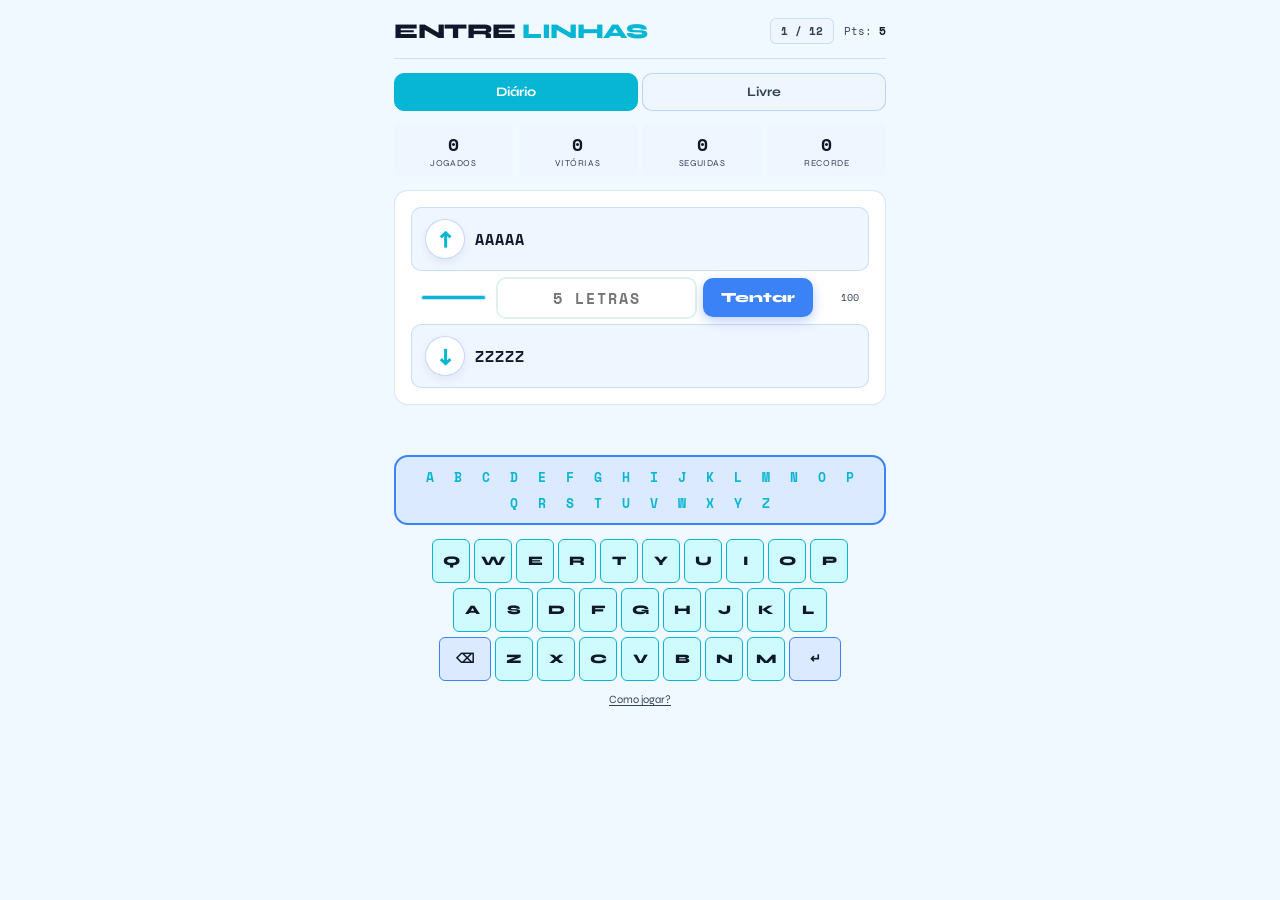
<file: index.html>
<!DOCTYPE html>
<html lang="pt">
<head>
<meta charset="UTF-8"/>
<meta name="viewport" content="width=device-width, initial-scale=1, maximum-scale=1, user-scalable=no"/>
<title>Entre Linhas</title>
<link rel="preconnect" href="https://fonts.googleapis.com"/>
<link href="https://fonts.googleapis.com/css2?family=Syne:wght@400;700;800&family=Space+Mono:wght@400;700&display=swap" rel="stylesheet"/>
<style>
*{box-sizing:border-box;margin:0;padding:0}
:root{
  --green:#059669;--green-mid:#10b981;--green-light:#d1fae5;--green-border:#10b981;
  --amber:#d97706;--amber-mid:#f59e0b;--amber-light:#fef3c7;--amber-border:#f59e0b;
  --red:#dc2626;--red-mid:#ef4444;--red-light:#fee2e2;--red-border:#ef4444;
  --teal:#0891b2;--teal-mid:#06b6d4;--teal-light:#cffafe;--teal-border:#06b6d4;
  --blue:#2563eb;--blue-mid:#3b82f6;--blue-light:#dbeafe;--blue-border:#3b82f6;
  --bg:#f0f9ff;--surface:#ffffff;--surface2:#eff6ff;
  --text:#0f172a;--text2:#334155;--text3:#64748b;
  --border:rgba(59,130,246,0.2);--border2:rgba(59,130,246,0.3);
  --radius:10px;--radius-sm:6px;--radius-lg:14px;
}
@media(prefers-color-scheme:dark){
  :root{
    --bg:#051225;--surface:#0f172a;--surface2:#1e3a8a;
    --text:#e0f2fe;--text2:#93c5fd;--text3:#64748b;
    --border:rgba(59,130,246,0.3);--border2:rgba(59,130,246,0.5);
    --blue-light:#1e3a8a;--blue-border:#3b82f6;--blue:#60a5fa;
    --teal-light:#0d4a4a;--teal-border:#06b6d4;--teal:#10b981;
    --green-light:#1d4a1d;--green-border:#10b981;--green:#4ade80;
    --amber-light:#5c3400;--amber-border:#f59e0b;--amber:#fbbf24;
    --red-light:#5c2828;--red-border:#ef4444;--red:#f87171;
  }
}
html,body{background:var(--bg);color:var(--text);font-family:'Syne',sans-serif}
#app{max-width:520px;margin:0 auto;padding:0 14px 40px;display:flex;flex-direction:column}

header{display:flex;align-items:center;justify-content:space-between;padding:18px 0 14px;border-bottom:1px solid var(--border);margin-bottom:14px}
.logo{font-weight:800;font-size:21px;letter-spacing:-0.5px;color:var(--text)}
.logo em{font-style:normal;color:var(--teal-mid)}
@media(prefers-color-scheme:dark){.logo em{color:var(--teal)}}
.header-meta{display:flex;align-items:center;gap:10px}
.badge{background:var(--surface2);border:1px solid var(--border);border-radius:var(--radius-sm);padding:4px 10px;font-family:'Space Mono',monospace;font-size:11px;font-weight:700;color:var(--text2)}
.pts-badge{font-size:11px;color:var(--text2);font-family:'Space Mono',monospace}
.pts-badge b{color:var(--text);font-weight:700}

.mode-selector{display:flex;gap:4px;margin-bottom:12px}
.mode-btn{flex:1;padding:10px;border-radius:var(--radius);border:1px solid var(--border2);background:var(--surface2);font-family:'Syne',sans-serif;font-weight:700;font-size:13px;cursor:pointer;color:var(--text2);transition:all .2s}
.mode-btn.active{background:var(--teal-mid);color:#fff;border-color:var(--teal-border)}
.mode-btn:hover{border-color:var(--border)}

.stats-row{display:grid;grid-template-columns:repeat(4,1fr);gap:6px;margin-bottom:14px}
.stat-card{background:var(--surface2);border-radius:var(--radius-sm);padding:8px 6px;text-align:center}
.stat-n{font-family:'Space Mono',monospace;font-size:18px;font-weight:700;color:var(--text)}
.stat-l{font-size:9px;text-transform:uppercase;letter-spacing:.6px;color:var(--text2);margin-top:1px}

.status-banner{padding:10px 12px;border-radius:var(--radius);border:1px solid var(--border);background:var(--surface2);font-size:12px;color:var(--text2);text-align:center;margin-bottom:10px;display:none}
.status-banner.show{display:block}

.range-panel{background:var(--surface);border:1px solid var(--border);border-radius:var(--radius-lg);padding:16px;margin-bottom:10px}
.word-slot{display:flex;align-items:center;gap:10px;padding:11px 13px;border-radius:var(--radius);border:1px solid var(--border);background:var(--surface2)}
.word-slot.upper{margin-bottom:7px}
.word-slot.lower{margin-top:7px}
.slot-arrow{
  font-size:20px;
  color:var(--teal-mid);
  min-width:40px;
  height:40px;
  display:inline-flex;
  align-items:center;
  justify-content:center;
  text-align:center;
  font-weight:800;
  border-radius:50%;
  background:var(--surface);
  border:1px solid var(--border2);
  box-shadow:0 4px 10px rgba(0,0,0,0.06);
}
.slot-word{font-family:'Space Mono',monospace;font-size:15px;font-weight:700;letter-spacing:1px;text-transform:uppercase;flex:1;color:var(--text)}
.slot-pct{font-family:'Space Mono',monospace;font-size:11px;font-weight:700;padding:4px 6px;border-radius:6px;background:var(--amber-light);color:var(--amber-mid);white-space:nowrap;text-align:center;min-width:34px;margin-left:6px}
@media(prefers-color-scheme:dark){.slot-pct{color:var(--amber)}}

.bar-wrap{display:flex;align-items:center;gap:12px;margin:2px 10px}
.bar-track{flex:1;height:5px;background:var(--surface2);border-radius:3px;border:1px solid var(--border);position:relative}
.bar-fill{position:absolute;top:0;bottom:0;background:var(--teal-border);border-radius:3px;transition:all .4s ease}
.bar-pct{font-family:'Space Mono',monospace;font-size:10px;color:var(--text2);min-width:34px;text-align:right}

.result-box{border-radius:var(--radius-lg);border:1px solid;padding:18px;text-align:center;margin-bottom:12px;display:none}
.result-box.win{background:var(--teal-light);border-color:var(--teal-border);display:block}
.result-box.lose{background:var(--red-light);border-color:var(--red-border);display:block}
.result-title{font-size:17px;font-weight:800;color:var(--text);margin-bottom:6px}
.result-secret{font-family:'Space Mono',monospace;font-size:22px;font-weight:700;letter-spacing:2px;text-transform:uppercase;margin:8px 0}
.result-secret.win{color:var(--teal-mid)}
.result-secret.lose{color:var(--red-mid)}
@media(prefers-color-scheme:dark){.result-secret.win{color:var(--teal)}.result-secret.lose{color:var(--red)}}
.result-sub{font-size:13px;color:var(--text2)}
.new-btn{margin-top:12px;padding:9px 22px;border-radius:var(--radius-sm);border:1px solid var(--border2);background:var(--surface);font-family:'Syne',sans-serif;font-weight:700;font-size:13px;cursor:pointer;color:var(--text);transition:background .2s}
.new-btn:hover{background:var(--surface2)}

.input-row{display:flex;gap:8px;margin-bottom:5px}
.word-input{flex:1;font-family:'Space Mono',monospace;font-size:16px;font-weight:700;letter-spacing:2px;text-transform:uppercase;padding:11px 13px;border-radius:var(--radius);border:1px solid var(--border2);background:var(--surface);color:var(--text);outline:none;transition:border-color .2s,box-shadow .2s}
.word-input:focus{border-color:var(--teal-border);box-shadow:0 0 0 2px rgba(29,158,117,.14)}
.word-input.shake{animation:shake .3s ease}
@keyframes shake{0%,100%{transform:translateX(0)}25%{transform:translateX(-4px)}75%{transform:translateX(4px)}}
.submit-btn{padding:11px 18px;background:var(--blue-mid);color:#fff;border:none;border-radius:var(--radius);font-family:'Syne',sans-serif;font-weight:800;font-size:14px;cursor:pointer;transition:all .2s;white-space:nowrap;box-shadow:0 4px 12px rgba(37,99,235,0.3)}
.submit-btn:hover{background:var(--blue-border);box-shadow:0 6px 16px rgba(37,99,235,0.4)}
.submit-btn:disabled{opacity:.5;cursor:not-allowed}

/* Middle circular submit button when placed between words */
.submit-btn.middle{
  width:52px;
  height:52px;
  padding:0;
  border-radius:50%;
  display:inline-flex;
  align-items:center;
  justify-content:center;
  font-size:15px;
  box-shadow:0 8px 18px rgba(37,99,235,0.25);
  border:2px solid rgba(255,255,255,0.2);
}
/* Input when placed between words */
.middle-input{
  max-width:220px;
  width:38%;
  padding:10px 12px;
  font-size:15px;
  text-align:center;
  box-shadow:0 6px 14px rgba(0,0,0,0.06);
  border:2px solid var(--border2);
  background:var(--surface);
  border-radius:8px;
}
/* Center slot to match width of upper/lower slots */
.center-slot{display:flex;align-items:center;gap:8px}
.slot-word-input{display:flex;align-items:center;justify-content:center;flex:1}
.slot-word-input input{width:100%;border:none;background:transparent;padding:8px 6px;font-family:'Space Mono',monospace;font-size:15px;font-weight:700;letter-spacing:2px;text-transform:uppercase;text-align:center;outline:none}
.error-line{font-size:12px;color:var(--red-mid);min-height:16px;margin-bottom:6px;font-weight:600}
@media(prefers-color-scheme:dark){.error-line{color:var(--red)}}
.validating-hint{font-size:11px;color:var(--text3);text-align:center;min-height:14px;margin-bottom:4px}

.alphabet-row{display:flex;justify-content:center;gap:6px;margin-bottom:10px;flex-wrap:wrap;padding:10px 12px;background:var(--blue-light);border-radius:var(--radius-lg);border:2px solid var(--blue-border);min-height:32px}
.alpha-letter{font-family:'Space Mono',monospace;font-size:13px;font-weight:700;color:var(--text);text-transform:uppercase;cursor:default;display:inline-block;min-width:22px;text-align:center}
.alpha-letter.possible{color:var(--teal-mid);opacity:1;font-weight:800}
.alpha-letter.excluded{color:var(--text3);opacity:0.2}

.keyboard{display:flex;flex-direction:column;gap:5px;user-select:none;margin-top:4px}
.kb-row{display:flex;justify-content:center;gap:4px}
.kb-key{
  height:44px;min-width:28px;flex:1;max-width:38px;
  border-radius:var(--radius-sm);border:1px solid var(--border2);
  background:var(--surface2);color:var(--text);
  font-family:'Syne',sans-serif;font-size:13px;font-weight:700;
  cursor:pointer;display:flex;align-items:center;justify-content:center;
  transition:background .12s,opacity .12s,border-color .12s;
  text-transform:uppercase;
}
.kb-key:active{transform:scale(.93)}
.kb-key.wide{max-width:52px;font-size:11px;min-width:38px}
.kb-key.available{background:var(--teal-light);border-color:var(--teal-border);color:var(--text);font-weight:800}
.kb-key.unavailable{background:transparent;border-color:var(--border);color:var(--text3);opacity:.2;pointer-events:none}
.kb-key.special{background:var(--blue-light);border-color:var(--blue-border);color:var(--text);font-weight:700;max-width:52px;min-width:38px}

.help-toggle{font-size:11px;color:var(--text2);text-align:center;cursor:pointer;text-decoration:underline;text-underline-offset:2px;padding:12px 0 0}
.help-box{background:var(--surface2);border:1px solid var(--border);border-radius:var(--radius);padding:13px 15px;font-size:12px;color:var(--text2);line-height:1.75;margin-top:8px;display:none}
.help-box.open{display:block}
.help-box strong{color:var(--text);font-weight:700}
</style>
</head>
<body>
<div id="app">
  <header>
    <div class="logo">ENTRE <em>LINHAS</em></div>
    <div class="header-meta">
      <span class="badge" id="attempt-badge">1 / 12</span>
      <span class="pts-badge">Pts: <b id="pts">5</b></span>
    </div>
  </header>


  <div class="mode-selector">
    <button class="mode-btn active" id="daily-btn" onclick="switchMode('daily')">Diário</button>
    <button class="mode-btn" id="free-btn" onclick="switchMode('free')">Livre</button>
  </div>

  <div class="status-banner" id="status-banner"></div>

  <div class="stats-row">
    <div class="stat-card"><div class="stat-n" id="s-played">0</div><div class="stat-l">Jogados</div></div>
    <div class="stat-card"><div class="stat-n" id="s-wins">0</div><div class="stat-l">Vitórias</div></div>
    <div class="stat-card"><div class="stat-n" id="s-streak">0</div><div class="stat-l">Seguidas</div></div>
    <div class="stat-card"><div class="stat-n" id="s-best">0</div><div class="stat-l">Recorde</div></div>
  </div>

  <div class="range-panel">
    <div class="word-slot upper">
      <span class="slot-arrow">↑</span>
      <span class="slot-pct" id="upper-pct" style="display:none"></span>
      <span class="slot-word" id="upper-word">AAAAA</span>
    </div>
    <div class="bar-wrap">
      <div class="bar-track">
            <div class="bar-fill" id="bar-fill" style="left:0%;width:100%"></div>
          </div>
          <div class="center-slot">
            <span class="slot-word slot-word-input"><input type="text" id="word-input" class="word-input middle-input" placeholder="5 letras" maxlength="5" autocomplete="off" autocorrect="off" autocapitalize="off" spellcheck="false"/></span>
            <button class="submit-btn" id="submit-btn" onclick="submitGuess()">Tentar</button>
          </div>
          <span class="bar-pct" id="bar-pct">100</span>
    </div>
    <div class="word-slot lower">
      <span class="slot-arrow">↓</span>
      <span class="slot-pct" id="lower-pct" style="display:none"></span>
      <span class="slot-word" id="lower-word">ZZZZZ</span>
    </div>
  </div>

  <div class="result-box" id="result-box">
    <div class="result-title" id="result-title"></div>
    <div class="result-secret" id="result-secret"></div>
    <div class="result-sub" id="result-sub"></div>
    <button class="new-btn" onclick="newGame()">Novo Jogo</button>
  </div>

  
  <div class="error-line" id="error-line"></div>
  <div class="validating-hint" id="validating-hint"></div>

  <div class="alphabet-row" id="alphabet-row"></div>
  <div class="keyboard" id="keyboard"></div>

  <div class="help-toggle" onclick="toggleHelp()">Como jogar?</div>
  <div class="help-box" id="help-box">
    <strong>Objetivo:</strong> Descobre a palavra secreta de 5 letras escondida entre duas palavras ordenadas alfabeticamente.<br><br>
    <strong>Modos:</strong><br>
    • <strong>Diário:</strong> Uma palavra por dia. Todos têm a mesma palavra. Podes jogar apenas uma vez por dia.<br>
    • <strong>Livre:</strong> Gera palavras aleatórias. Joga quantas vezes quiseres.<br><br>
    <strong>Intervalo:</strong> A barra mostra o espaço restante. As percentagens indicam a distância até à palavra secreta.<br><br>
    <strong>Teclado inteligente:</strong> A linha de letras mostra apenas as letras possíveis para cada posição.<br><br>
    <strong>Validação:</strong> Tens <strong>12 tentativas</strong>. As palavras são validadas por IA.
  </div>
</div>

<script>
const MAX_ATT=12;
let gameMode='daily'; // 'daily' or 'free'
var secret='', lowerBound='aaaaa', upperBound='zzzzz', attempts=0, gameOver=false;
var upperDist=null, lowerDist=null; // fixed distances for displayed upper/lower words
var stats={daily:{played:0,wins:0,streak:0,best:0},free:{played:0,wins:0,streak:0,best:0}};
var wordCache=new Map(); // Cache de palavras validadas

/* ─── UTILS ─────────────────────────────────── */
function norm(s){return s.normalize("NFD").replace(/[\u0300-\u036f]/g,"").toLowerCase().trim();}
function strCmp(a,b){return a<b?-1:a>b?1:0;}

function formatDist(d){
  if(d<1) return d.toFixed(2);
  if(d<10) return d.toFixed(1);
  return Math.round(d).toString();
}

/* ─── STORAGE ─────────────────────────────────── */
function loadStats(){
  const stored=localStorage.getItem('entrelinhas_stats');
  if(stored){
    try{stats=JSON.parse(stored);}
    catch(e){console.error('Stats load error');}
  }
}

function saveStats(){
  localStorage.setItem('entrelinhas_stats',JSON.stringify(stats));
}

function getTodayKey(){
  const d=new Date();
  return `${d.getFullYear()}-${d.getMonth()}-${d.getDate()}`;
}

function getDailySecret(){
  const key='daily_secret_'+getTodayKey();
  let word=sessionStorage.getItem(key);
  if(!word){
    // pick a daily secret avoiding words used in the last 400 days (if possible)
    const cutoffDays=400;
    const today=new Date();
    const cutoff=new Date(today.getTime()-cutoffDays*24*60*60*1000);
    const recent=new Set((dailyHistory||[]).filter(e=>{
      const d=new Date(e.date);
      return d>=cutoff;
    }).map(e=>e.word));
    let pool=(wordsList && wordsList.length)?wordsList.filter(w=>!recent.has(w)):[];
    if(!pool.length) pool = (wordsList && wordsList.length)?wordsList:[];
    if(!pool.length) pool=['resto','rezar','pedra','comer','jugar','risco','verde','entre','lugar','porta'];
    word = pool[Math.floor(Math.random()*pool.length)];
    sessionStorage.setItem(key,word);
  }
  return word;
}

function hasDailyPlayed(){
  const key='daily_played_'+getTodayKey();
  return sessionStorage.getItem(key)===1+'';
}

function markDailyPlayed(){
  const key='daily_played_'+getTodayKey();
  sessionStorage.setItem(key,'1');
}

/* ─── SMART KEYBOARD ────────────────────────── */
var wordsList=[];
var wordsSet=new Set();
const FALLBACK_WORDS=['abada','abade','abado','abafo','abaju','abalo','abama','abano','abapo','abate','abeta','abete','abeto','abibe','abido','abiga','abita','aboio','abono','abreu','abril','abrir','abuna','abuso','abuta','acada','acaia','acaio','acaju','acapu','acari','acaso','acava','acena','aceno','acero','aceso','aceto','achar','acheu','achim','acima','acola','acolá','acori','actol','actor','acuar','acume','acuse','acuso','acuta','adaca','adaga','adail','addir','adega','adejo','adela','adelo','adema','adeos','adeso','adeus','adiar','adibe','adido','adino','adita','adoba','adobe','adobo','adoli','adova','adoxa','adoxo','aduar','aduba','adube','adubo','adufa','adufe','adufo','adulo','aduro','advir','aerva','afago','afano','afear','affim','afiar','afilo','afito','afixo','aflar','afora','afurá','agami','agara','agaré','agati','agave','ageia','agema','agoge','agone','agora','agrar','agraz','agror','agrão','agrém','aguar','agude','agudo','aguti','aguça','aguço','agyno'];

// Initialize with fallback
function initWordsList(){
  wordsList=(FALLBACK_WORDS||[]).map(s=>norm(s)).filter(s=>s.length===5 && /^[a-z]+$/.test(s));
  wordsList=Array.from(new Set(wordsList)).sort();
  wordsSet=new Set(wordsList);
}
initWordsList();

function getValidLetters(typed){
  const pos=typed.length;
  if(pos>=5) return new Set();
  const valid=new Set();
  if(!wordsList.length) return valid;
  
  const lowerNorm=norm(lowerBound);
  const upperNorm=norm(upperBound);
  
  for(let c=97;c<=122;c++){
    const letter=String.fromCharCode(c);
    const prefix=typed+letter;
    const ok=wordsList.some(w=>{
      if(!w.startsWith(prefix)) return false;
      if(strCmp(w,lowerNorm)<=0) return false;
      if(strCmp(w,upperNorm)>=0) return false;
      return true;
    });
    if(ok) valid.add(letter);
  }
  return valid;
}

function buildAlphabet(){
  const typed=norm(document.getElementById('word-input').value||'');
  const valid=getValidLetters(typed);
  const row=document.getElementById('alphabet-row');
  row.innerHTML='';
  for(let c=97;c<=122;c++){
    const letter=String.fromCharCode(c);
    const span=document.createElement('span');
    span.className='alpha-letter '+(valid.has(letter)?'possible':'excluded');
    span.textContent=letter.toUpperCase();
    row.appendChild(span);
  }
}

const ROWS=[['q','w','e','r','t','y','u','i','o','p'],
            ['a','s','d','f','g','h','j','k','l'],
            ['⌫','z','x','c','v','b','n','m','↵']];

function buildKeyboard(){
  const typed=norm(document.getElementById('word-input').value||'');
  const valid=getValidLetters(typed);
  const kb=document.getElementById('keyboard');
  kb.innerHTML='';
  ROWS.forEach(row=>{
    const r=document.createElement('div');r.className='kb-row';
    row.forEach(k=>{
      const btn=document.createElement('button');
      const isSpecial=k==='⌫'||k==='↵';
      if(isSpecial){
        btn.className='kb-key special';
      } else {
        btn.className='kb-key '+(valid.has(k)?'available':'unavailable');
      }
      btn.textContent=k;
      btn.onclick=()=>handleKey(k);
      r.appendChild(btn);
    });
    kb.appendChild(r);
  });
}

function handleKey(k){
  if(gameOver)return;
  const inp=document.getElementById('word-input');
  if(k==='⌫'){inp.value=inp.value.slice(0,-1);buildKeyboard();buildAlphabet();return;}
  if(k==='↵'){submitGuess();return;}
  const typed=norm(inp.value);
  const valid=getValidLetters(typed);
  if(inp.value.length<5 && valid.has(k)){
    inp.value+=k;
    buildKeyboard();
    buildAlphabet();
  }
}

/* ─── DISTANCE ─────────────────────────────────── */
function pickSecretRandom(){
  // Gera uma palavra aleatória válida a partir da lista carregada
  if(wordsList && wordsList.length){
    return wordsList[Math.floor(Math.random()*wordsList.length)];
  }
  const baseWords=['resto','rezar','pedra','comer','jugar','risco','verde','entre','lugar','porta'];
  return baseWords[Math.floor(Math.random()*baseWords.length)];
}

function getIdx(w){
  // Deterministic index: prefer index in wordsList if available
  const ww=norm(w);
  if(wordsList && wordsList.length){
    const idx=wordsList.indexOf(ww);
    if(idx>=0) return idx;
    // if not found, approximate by first letter position
  }
  // fallback: deterministic char-based index (no randomness)
  let sum=0;
  for(let i=0;i<ww.length;i++) sum += (ww.charCodeAt(i)-97);
  return sum;
}

function distPct(guessWord){
  const si=getIdx(secret);
  const gi=getIdx(guessWord);
  const g=norm(guessWord);
  const s=norm(secret);
  if(wordsList && wordsList.length){
    const si=wordsList.indexOf(s);
    const gi=wordsList.indexOf(g);
    const maxD=Math.max(1, wordsList.length-1);
    if(si>=0 && gi>=0){
      const d=Math.abs(si-gi);
      return (d/maxD)*100;
    }
    // if one or both words not in list, fall back to deterministic idx but scale by list length
    const si2 = si>=0?si:getIdx(s);
    const gi2 = gi>=0?gi:getIdx(g);
    const d2 = Math.abs(si2-gi2);
    return Math.min(100,(d2/maxD)*100);
  } else {
    const si=getIdx(s);
    const gi=getIdx(g);
    const maxFallback=26*5; // approx max by char-sum for 5 letters
    const d=Math.abs(si-gi);
    return Math.min(100,(d/maxFallback)*100);
  }
}

function calcBar(){
  document.getElementById('bar-pct').textContent='100';
}

function updateSlotPcts(){
  const upEl=document.getElementById('upper-pct');
  const loEl=document.getElementById('lower-pct');
  if(lowerBound==='aaaaa'&&upperBound==='zzzzz'){
    upEl.style.display='none';loEl.style.display='none';return;
  }
  if(upperBound!=='aaaaa'){
    if(upperDist!=null){ upEl.textContent=formatDist(upperDist); upEl.style.display=''; }
    else { const p=distPct(upperBound); upEl.textContent=formatDist(p); upEl.style.display=''; }
  } else {upEl.style.display='none';}
  if(lowerBound!=='zzzzz'){
    if(lowerDist!=null){ loEl.textContent=formatDist(lowerDist); loEl.style.display=''; }
    else { const p=distPct(lowerBound); loEl.textContent=formatDist(p); loEl.style.display=''; }
  } else {loEl.style.display='none';}
}

/* ─── SWITCH MODE ─────────────────────────────── */
function switchMode(mode){
  if(gameMode===mode)return;
  gameMode=mode;
  document.getElementById('daily-btn').classList.toggle('active',mode==='daily');
  document.getElementById('free-btn').classList.toggle('active',mode==='free');
  updateStats();
  initGame();
}

/* ─── INIT GAME ──────────────────────────────── */
function initGame(){
  attempts=0;gameOver=false;
  upperBound='zzzzz';lowerBound='aaaaa';
  upperDist=null; lowerDist=null;
  
  // Check daily limit
  if(gameMode==='daily'){
    if(hasDailyPlayed()){
      showStatus('Já jogaste hoje! Volta amanhã para uma nova palavra.','info');
      document.getElementById('word-input').disabled=true;
      document.getElementById('submit-btn').disabled=true;
      document.getElementById('result-box').classList.add('lose');
      document.getElementById('result-box').style.display='block';
      document.getElementById('result-title').textContent='Já jogaste hoje';
      document.getElementById('result-secret').textContent=getDailySecret().toUpperCase();
      document.getElementById('result-secret').className='result-secret lose';
      document.getElementById('result-sub').textContent='Volta amanhã para uma nova palavra.';
      document.getElementById('result-box').querySelector('.new-btn').style.display='none';
      return;
    }
    secret=getDailySecret();
  } else {
    secret=pickSecretRandom();
  }

  document.getElementById('upper-word').textContent='AAAAA';
  document.getElementById('lower-word').textContent='ZZZZZ';
  document.getElementById('upper-pct').style.display='none';
  document.getElementById('lower-pct').style.display='none';
  document.getElementById('bar-fill').style.left='0%';
  document.getElementById('bar-fill').style.width='100%';
  document.getElementById('bar-pct').textContent='100';
  document.getElementById('attempt-badge').textContent='1 / '+MAX_ATT;
  document.getElementById('pts').textContent='5';
  document.getElementById('result-box').className='result-box';
  document.getElementById('result-box').querySelector('.new-btn').style.display='';
  document.getElementById('word-input').value='';
  document.getElementById('word-input').disabled=false;
  document.getElementById('submit-btn').disabled=false;
  document.getElementById('error-line').textContent='';
  document.getElementById('validating-hint').textContent='';
  document.getElementById('status-banner').classList.remove('show');
  buildKeyboard();
  buildAlphabet();
  updateStats();
  document.getElementById('word-input').focus();
}

function updateStats(){
  const s=stats[gameMode];
  document.getElementById('s-played').textContent=s.played;
  document.getElementById('s-wins').textContent=s.wins;
  document.getElementById('s-streak').textContent=s.streak;
  document.getElementById('s-best').textContent=s.best;
}

/* ─── VALIDATE via API ───────────────────────── */
async function validateWord(word){
  if(wordCache.has(word)) return wordCache.get(word);
  const result = wordsSet.has(word);
  wordCache.set(word,result);
  return result;
}

/* ─── SUBMIT ─────────────────────────────────── */
async function submitGuess(){
  if(gameOver)return;
  const inp=document.getElementById('word-input');
  const guess=norm(inp.value);

  if(guess.length!==5){setError('Escreve exatamente 5 letras.');shake();return;}
  if(!/^[a-z]+$/.test(guess)){setError('Usa apenas letras.');shake();return;}

  if(strCmp(guess,upperBound)<=0){
    setError('Palavra anterior ou igual ao limite superior!');shake();return;
  }
  if(strCmp(guess,lowerBound)>=0){
    setError('Palavra posterior ou igual ao limite inferior!');shake();return;
  }

  setLoading(true);
  document.getElementById('validating-hint').textContent='A verificar palavra...';
  const valid=await validateWord(guess);
  document.getElementById('validating-hint').textContent='';
  setLoading(false);

  if(!valid){setError('Palavra não encontrada no dicionário português.');shake();return;}
  clearError();

  attempts++;

  if(guess===secret){
    endGame(true);
    return;
  }

  const before=strCmp(secret,guess)<0;

  if(before){
    // secret < guess, so guess is the new upper bound
    upperBound=guess;
    document.getElementById('lower-word').textContent=guess.toUpperCase();
    upperDist = distPct(upperBound);
  } else {
    // secret > guess, so guess is the new lower bound
    lowerBound=guess;
    document.getElementById('upper-word').textContent=guess.toUpperCase();
    lowerDist = distPct(lowerBound);
  }

  calcBar();
  updateSlotPcts();

  document.getElementById('attempt-badge').textContent=(attempts+1)+' / '+MAX_ATT;
  document.getElementById('pts').textContent=Math.max(0,5-Math.floor(attempts/2));
  inp.value='';
  buildKeyboard();
  buildAlphabet();
  inp.focus();

  if(attempts>=MAX_ATT) endGame(false);
}

/* ─── END GAME ────────────────────────────────── */
function endGame(won){
  gameOver=true;
  const s=stats[gameMode];
  s.played++;
  document.getElementById('word-input').disabled=true;
  document.getElementById('submit-btn').disabled=true;
  const score=Math.max(0,5-Math.floor((attempts-1)/2));
  const box=document.getElementById('result-box');
  
  if(won){
    s.wins++;s.streak++;
    if(s.streak>s.best)s.best=s.streak;
    box.className='result-box win';
    document.getElementById('result-title').textContent=
      attempts===1?'Incrível! Primeira tentativa!':`Parabéns! Em ${attempts} tentativa${attempts>1?'s':''}`;
    document.getElementById('result-secret').textContent=secret.toUpperCase();
    document.getElementById('result-secret').className='result-secret win';
    document.getElementById('result-sub').textContent=`Pontuação: ${score} pontos`;
    if(gameMode==='daily') markDailyPlayed();
  } else {
    s.streak=0;
    box.className='result-box lose';
    document.getElementById('result-title').textContent='Que pena! Chegaste ao limite.';
    document.getElementById('result-secret').textContent=secret.toUpperCase();
    document.getElementById('result-secret').className='result-secret lose';
    document.getElementById('result-sub').textContent='Esta era a palavra secreta.';
    if(gameMode==='daily') markDailyPlayed();
  }
  updateStats();
  saveStats();
}

/* ─── HELPERS ─────────────────────────────────── */
function setError(msg){document.getElementById('error-line').textContent=msg;}
function clearError(){document.getElementById('error-line').textContent='';}
function showStatus(msg,type){
  const banner=document.getElementById('status-banner');
  banner.textContent=msg;
  banner.classList.add('show');
}
function shake(){
  const inp=document.getElementById('word-input');
  inp.classList.add('shake');
  setTimeout(()=>inp.classList.remove('shake'),350);
}
function setLoading(on){
  const btn=document.getElementById('submit-btn');
  btn.disabled=on;
  btn.textContent=on?'...':'Tentar';
}
function toggleHelp(){document.getElementById('help-box').classList.toggle('open');}
function newGame(){initGame();}

document.getElementById('word-input').addEventListener('input',()=>{clearError();buildKeyboard();buildAlphabet();});
document.getElementById('word-input').addEventListener('keydown',e=>{
  if(e.key==='Enter')submitGuess();
});

// Load words and daily history before starting
var dailyHistory=[];

async function loadWords(){
  try{
    const res=await fetch('words_api.json');
    if(res.ok){
      const data=await res.json();
      processWordsArray(data);
      console.log('Loaded words_api.json successfully');
      return;
    }
  }catch(e){
    console.warn('Could not load local words_api.json',e);
  }
  try{
    const res=await fetch('https://raw.githubusercontent.com/joaog21/entreLinhas/production/words_api.txt');
    if(!res.ok) throw new Error('not ok');
    const txt=await res.text();
    processWordsText(txt);
    console.log('Loaded words_api.txt from GitHub successfully');
  }catch(e){
    console.warn('Could not load words from GitHub, using fallback');
  }
}

function processWordsArray(arr){
  wordsList=(arr||[]).map(s=>norm(s)).filter(s=>s.length===5 && /^[a-z]+$/.test(s));
  wordsList=Array.from(new Set(wordsList)).sort();
  wordsSet=new Set(wordsList);
}

function processWordsText(txt){
  wordsList=txt.split(/\r?\n/).map(s=>norm(s)).filter(s=>s.length===5 && /^[a-z]+$/.test(s));
  wordsList=Array.from(new Set(wordsList)).sort();
  wordsSet=new Set(wordsList);
}
async function loadDailyHistory(){
  try{
    const res=await fetch('daily_history.json');
    if(res.ok){
      const j=await res.json();
      dailyHistory=(j||[]).map(e=>({word:norm(e.word||''),date:e.date}));
    } else { dailyHistory=[]; }
  }catch(e){dailyHistory=[];}
}

loadWords().then(()=>loadDailyHistory()).then(()=>{loadStats();initGame();}).catch(e=>{console.error(e);loadStats();initGame();});
</script>
</body>
</html>
</file>
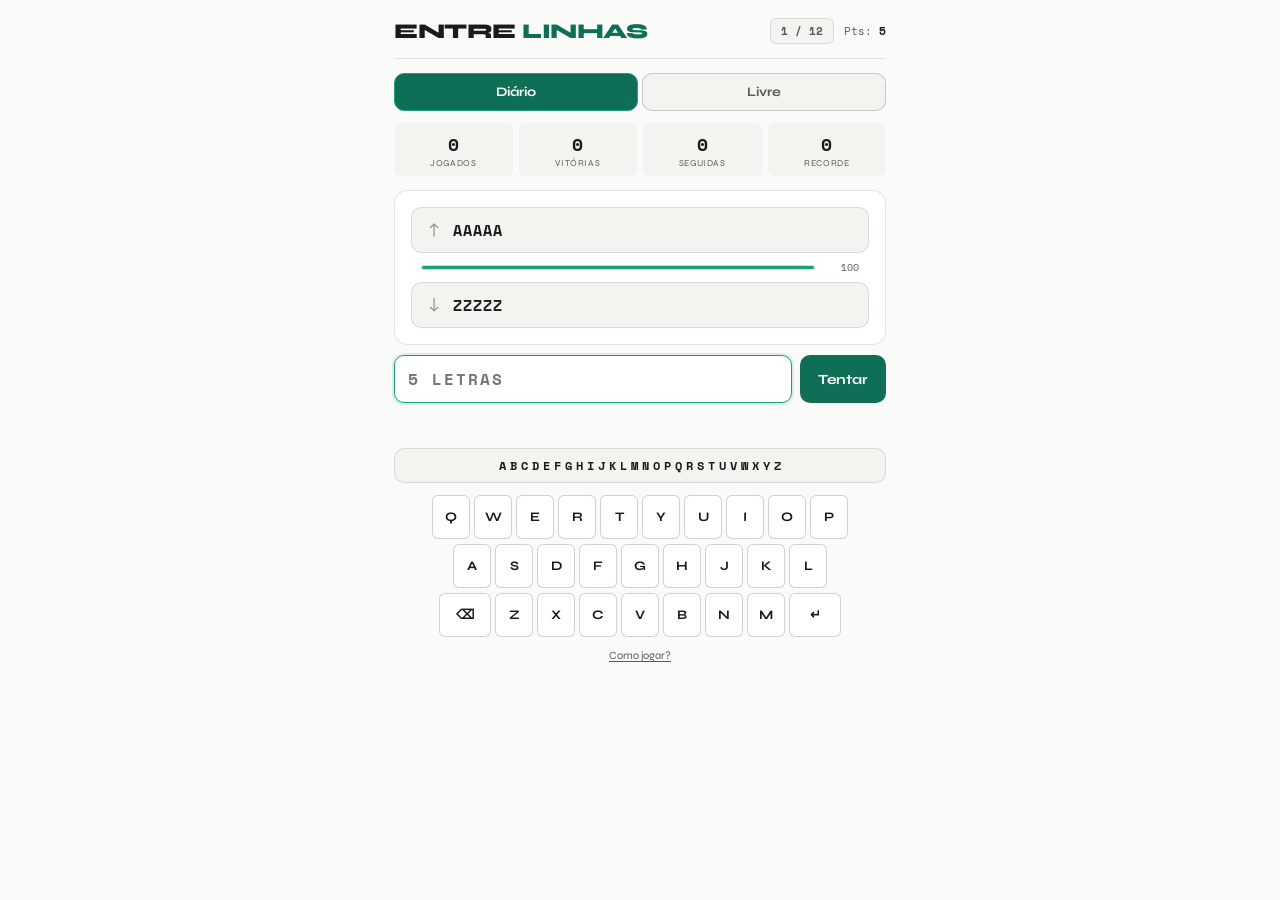
<file: entre-linhas (1).html>
<!DOCTYPE html>
<html lang="pt">
<head>
<meta charset="UTF-8"/>
<meta name="viewport" content="width=device-width, initial-scale=1, maximum-scale=1, user-scalable=no"/>
<title>Entre Linhas</title>
<link rel="preconnect" href="https://fonts.googleapis.com"/>
<link href="https://fonts.googleapis.com/css2?family=Syne:wght@400;700;800&family=Space+Mono:wght@400;700&display=swap" rel="stylesheet"/>
<style>
*{box-sizing:border-box;margin:0;padding:0}
:root{
  --green:#27500A;--green-mid:#3B6D11;--green-light:#EAF3DE;--green-border:#639922;
  --amber:#854F0B;--amber-mid:#BA7517;--amber-light:#FAEEDA;--amber-border:#EF9F27;
  --red:#791F1F;--red-mid:#A32D2D;--red-light:#FCEBEB;--red-border:#E24B4A;
  --teal:#085041;--teal-mid:#0F6E56;--teal-light:#E1F5EE;--teal-border:#1D9E75;
  --bg:#fafaf8;--surface:#fff;--surface2:#f4f3ef;
  --text:#1a1a18;--text2:#5a5a56;--text3:#9a9a94;
  --border:rgba(0,0,0,0.10);--border2:rgba(0,0,0,0.18);
  --radius:10px;--radius-sm:6px;--radius-lg:14px;
}
@media(prefers-color-scheme:dark){
  :root{
    --bg:#1a1a18;--surface:#242420;--surface2:#2e2e2a;
    --text:#f0efe8;--text2:#9a9a94;--text3:#5a5a56;
    --border:rgba(255,255,255,0.09);--border2:rgba(255,255,255,0.16);
    --green-light:#173404;--green-border:#3B6D11;--green:#C0DD97;
    --teal-light:#04342C;--teal-border:#0F6E56;--teal:#9FE1CB;
    --amber-light:#412402;--amber-border:#854F0B;--amber:#FAC775;
    --red-light:#501313;--red-border:#791F1F;--red:#F7C1C1;
  }
}
html,body{background:var(--bg);color:var(--text);font-family:'Syne',sans-serif}
#app{max-width:520px;margin:0 auto;padding:0 14px 40px;display:flex;flex-direction:column}

header{display:flex;align-items:center;justify-content:space-between;padding:18px 0 14px;border-bottom:1px solid var(--border);margin-bottom:14px}
.logo{font-weight:800;font-size:21px;letter-spacing:-0.5px;color:var(--text)}
.logo em{font-style:normal;color:var(--teal-mid)}
@media(prefers-color-scheme:dark){.logo em{color:var(--teal)}}
.header-meta{display:flex;align-items:center;gap:10px}
.badge{background:var(--surface2);border:1px solid var(--border);border-radius:var(--radius-sm);padding:4px 10px;font-family:'Space Mono',monospace;font-size:11px;font-weight:700;color:var(--text2)}
.pts-badge{font-size:11px;color:var(--text2);font-family:'Space Mono',monospace}
.pts-badge b{color:var(--text);font-weight:700}

.mode-selector{display:flex;gap:4px;margin-bottom:12px}
.mode-btn{flex:1;padding:10px;border-radius:var(--radius);border:1px solid var(--border2);background:var(--surface2);font-family:'Syne',sans-serif;font-weight:700;font-size:13px;cursor:pointer;color:var(--text2);transition:all .2s}
.mode-btn.active{background:var(--teal-mid);color:#fff;border-color:var(--teal-border)}
.mode-btn:hover{border-color:var(--border)}

.stats-row{display:grid;grid-template-columns:repeat(4,1fr);gap:6px;margin-bottom:14px}
.stat-card{background:var(--surface2);border-radius:var(--radius-sm);padding:8px 6px;text-align:center}
.stat-n{font-family:'Space Mono',monospace;font-size:18px;font-weight:700;color:var(--text)}
.stat-l{font-size:9px;text-transform:uppercase;letter-spacing:.6px;color:var(--text2);margin-top:1px}

.status-banner{padding:10px 12px;border-radius:var(--radius);border:1px solid var(--border);background:var(--surface2);font-size:12px;color:var(--text2);text-align:center;margin-bottom:10px;display:none}
.status-banner.show{display:block}

.range-panel{background:var(--surface);border:1px solid var(--border);border-radius:var(--radius-lg);padding:16px;margin-bottom:10px}
.word-slot{display:flex;align-items:center;gap:10px;padding:11px 13px;border-radius:var(--radius);border:1px solid var(--border);background:var(--surface2)}
.word-slot.upper{margin-bottom:7px}
.word-slot.lower{margin-top:7px}
.slot-arrow{font-size:18px;color:var(--text3);min-width:18px;text-align:center}
.slot-word{font-family:'Space Mono',monospace;font-size:15px;font-weight:700;letter-spacing:1px;text-transform:uppercase;flex:1;color:var(--text)}
.slot-pct{font-family:'Space Mono',monospace;font-size:11px;font-weight:700;padding:3px 8px;border-radius:var(--radius-sm);background:var(--amber-light);color:var(--amber-mid);white-space:nowrap;text-align:right;min-width:45px}
@media(prefers-color-scheme:dark){.slot-pct{color:var(--amber)}}

.bar-wrap{display:flex;align-items:center;gap:10px;margin:2px 10px}
.bar-track{flex:1;height:5px;background:var(--surface2);border-radius:3px;border:1px solid var(--border);position:relative}
.bar-fill{position:absolute;top:0;bottom:0;background:var(--teal-border);border-radius:3px;transition:all .4s ease}
.bar-pct{font-family:'Space Mono',monospace;font-size:10px;color:var(--text2);min-width:34px;text-align:right}

.result-box{border-radius:var(--radius-lg);border:1px solid;padding:18px;text-align:center;margin-bottom:12px;display:none}
.result-box.win{background:var(--teal-light);border-color:var(--teal-border);display:block}
.result-box.lose{background:var(--red-light);border-color:var(--red-border);display:block}
.result-title{font-size:17px;font-weight:800;color:var(--text);margin-bottom:6px}
.result-secret{font-family:'Space Mono',monospace;font-size:22px;font-weight:700;letter-spacing:2px;text-transform:uppercase;margin:8px 0}
.result-secret.win{color:var(--teal-mid)}
.result-secret.lose{color:var(--red-mid)}
@media(prefers-color-scheme:dark){.result-secret.win{color:var(--teal)}.result-secret.lose{color:var(--red)}}
.result-sub{font-size:13px;color:var(--text2)}
.new-btn{margin-top:12px;padding:9px 22px;border-radius:var(--radius-sm);border:1px solid var(--border2);background:var(--surface);font-family:'Syne',sans-serif;font-weight:700;font-size:13px;cursor:pointer;color:var(--text);transition:background .2s}
.new-btn:hover{background:var(--surface2)}

.input-row{display:flex;gap:8px;margin-bottom:5px}
.word-input{flex:1;font-family:'Space Mono',monospace;font-size:16px;font-weight:700;letter-spacing:2px;text-transform:uppercase;padding:11px 13px;border-radius:var(--radius);border:1px solid var(--border2);background:var(--surface);color:var(--text);outline:none;transition:border-color .2s,box-shadow .2s}
.word-input:focus{border-color:var(--teal-border);box-shadow:0 0 0 2px rgba(29,158,117,.14)}
.word-input.shake{animation:shake .3s ease}
@keyframes shake{0%,100%{transform:translateX(0)}25%{transform:translateX(-4px)}75%{transform:translateX(4px)}}
.submit-btn{padding:11px 18px;background:var(--teal-mid);color:#fff;border:none;border-radius:var(--radius);font-family:'Syne',sans-serif;font-weight:700;font-size:14px;cursor:pointer;transition:opacity .2s;white-space:nowrap}
.submit-btn:hover{opacity:.85}
.submit-btn:disabled{opacity:.4;cursor:not-allowed}
.error-line{font-size:12px;color:var(--red-mid);min-height:16px;margin-bottom:6px;font-weight:600}
@media(prefers-color-scheme:dark){.error-line{color:var(--red)}}
.validating-hint{font-size:11px;color:var(--text3);text-align:center;min-height:14px;margin-bottom:4px}

.alphabet-row{display:flex;justify-content:center;gap:4px;margin-bottom:8px;flex-wrap:wrap;padding:8px;background:var(--surface2);border-radius:var(--radius);border:1px solid var(--border)}
.alpha-letter{font-family:'Space Mono',monospace;font-size:12px;font-weight:700;color:var(--text);text-transform:uppercase;cursor:default}

.keyboard{display:flex;flex-direction:column;gap:5px;user-select:none;margin-top:4px}
.kb-row{display:flex;justify-content:center;gap:4px}
.kb-key{
  height:44px;min-width:28px;flex:1;max-width:38px;
  border-radius:var(--radius-sm);border:1px solid var(--border2);
  background:var(--surface2);color:var(--text);
  font-family:'Syne',sans-serif;font-size:13px;font-weight:700;
  cursor:pointer;display:flex;align-items:center;justify-content:center;
  transition:background .12s,opacity .12s,border-color .12s;
  text-transform:uppercase;
}
.kb-key:active{transform:scale(.93)}
.kb-key.wide{max-width:52px;font-size:11px;min-width:38px}
.kb-key.available{background:var(--surface);border-color:var(--border2);color:var(--text)}
.kb-key.unavailable{background:transparent;border-color:var(--border);color:var(--text3);opacity:.28;pointer-events:none}
.kb-key.special{background:var(--surface);border-color:var(--border2);color:var(--text);max-width:52px;min-width:38px}

.help-toggle{font-size:11px;color:var(--text2);text-align:center;cursor:pointer;text-decoration:underline;text-underline-offset:2px;padding:12px 0 0}
.help-box{background:var(--surface2);border:1px solid var(--border);border-radius:var(--radius);padding:13px 15px;font-size:12px;color:var(--text2);line-height:1.75;margin-top:8px;display:none}
.help-box.open{display:block}
.help-box strong{color:var(--text);font-weight:700}
</style>
</head>
<body>
<div id="app">
  <header>
    <div class="logo">ENTRE <em>LINHAS</em></div>
    <div class="header-meta">
      <span class="badge" id="attempt-badge">1 / 12</span>
      <span class="pts-badge">Pts: <b id="pts">5</b></span>
    </div>
  </header>

  <div class="mode-selector">
    <button class="mode-btn active" id="daily-btn" onclick="switchMode('daily')">Diário</button>
    <button class="mode-btn" id="free-btn" onclick="switchMode('free')">Livre</button>
  </div>

  <div class="status-banner" id="status-banner"></div>

  <div class="stats-row">
    <div class="stat-card"><div class="stat-n" id="s-played">0</div><div class="stat-l">Jogados</div></div>
    <div class="stat-card"><div class="stat-n" id="s-wins">0</div><div class="stat-l">Vitórias</div></div>
    <div class="stat-card"><div class="stat-n" id="s-streak">0</div><div class="stat-l">Seguidas</div></div>
    <div class="stat-card"><div class="stat-n" id="s-best">0</div><div class="stat-l">Recorde</div></div>
  </div>

  <div class="range-panel">
    <div class="word-slot upper">
      <span class="slot-arrow">↑</span>
      <span class="slot-word" id="upper-word">AAAAA</span>
      <span class="slot-pct" id="upper-pct" style="display:none"></span>
    </div>
    <div class="bar-wrap">
      <div class="bar-track">
        <div class="bar-fill" id="bar-fill" style="left:0%;width:100%"></div>
      </div>
      <span class="bar-pct" id="bar-pct">100</span>
    </div>
    <div class="word-slot lower">
      <span class="slot-arrow">↓</span>
      <span class="slot-word" id="lower-word">ZZZZZ</span>
      <span class="slot-pct" id="lower-pct" style="display:none"></span>
    </div>
  </div>

  <div class="result-box" id="result-box">
    <div class="result-title" id="result-title"></div>
    <div class="result-secret" id="result-secret"></div>
    <div class="result-sub" id="result-sub"></div>
    <button class="new-btn" onclick="newGame()">Novo Jogo</button>
  </div>

  <div class="input-row">
    <input type="text" id="word-input" class="word-input" placeholder="5 letras" maxlength="5"
      autocomplete="off" autocorrect="off" autocapitalize="off" spellcheck="false"/>
    <button class="submit-btn" id="submit-btn" onclick="submitGuess()">Tentar</button>
  </div>
  <div class="error-line" id="error-line"></div>
  <div class="validating-hint" id="validating-hint"></div>

  <div class="alphabet-row" id="alphabet-row"></div>
  <div class="keyboard" id="keyboard"></div>

  <div class="help-toggle" onclick="toggleHelp()">Como jogar?</div>
  <div class="help-box" id="help-box">
    <strong>Objetivo:</strong> Descobre a palavra secreta de 5 letras escondida entre duas palavras ordenadas alfabeticamente.<br><br>
    <strong>Modos:</strong><br>
    • <strong>Diário:</strong> Uma palavra por dia. Todos têm a mesma palavra. Podes jogar apenas uma vez por dia.<br>
    • <strong>Livre:</strong> Gera palavras aleatórias. Joga quantas vezes quiseres.<br><br>
    <strong>Intervalo:</strong> A barra mostra o espaço restante. As percentagens indicam a distância até à palavra secreta.<br><br>
    <strong>Teclado inteligente:</strong> A linha de letras mostra apenas as letras possíveis para cada posição.<br><br>
    <strong>Validação:</strong> Tens <strong>12 tentativas</strong>. As palavras são validadas por IA.
  </div>
</div>

<script>
const MAX_ATT=12;
let gameMode='daily'; // 'daily' or 'free'
let secret='', upperBound='aaaaa', lowerBound='zzzzz', attempts=0, gameOver=false;
let stats={daily:{played:0,wins:0,streak:0,best:0},free:{played:0,wins:0,streak:0,best:0}};
let wordCache=new Map(); // Cache de palavras validadas

/* ─── UTILS ─────────────────────────────────── */
function norm(s){return s.normalize("NFD").replace(/[\u0300-\u036f]/g,"").toLowerCase().trim();}
function strCmp(a,b){return a<b?-1:a>b?1:0;}

function formatDist(d){
  if(d<0.01) return d.toFixed(2);
  if(d<10) return d.toFixed(1);
  return Math.round(d).toString();
}

/* ─── STORAGE ─────────────────────────────────── */
function loadStats(){
  const stored=localStorage.getItem('entrelinhas_stats');
  if(stored){
    try{stats=JSON.parse(stored);}
    catch(e){console.error('Stats load error');}
  }
}

function saveStats(){
  localStorage.setItem('entrelinhas_stats',JSON.stringify(stats));
}

function getTodayKey(){
  const d=new Date();
  return `${d.getFullYear()}-${d.getMonth()}-${d.getDate()}`;
}

function getDailySecret(){
  const key='daily_secret_'+getTodayKey();
  let word=sessionStorage.getItem(key);
  if(!word){
    word=pickSecretRandom();
    sessionStorage.setItem(key,word);
  }
  return word;
}

function hasDailyPlayed(){
  const key='daily_played_'+getTodayKey();
  return sessionStorage.getItem(key)===1+'';
}

function markDailyPlayed(){
  const key='daily_played_'+getTodayKey();
  sessionStorage.setItem(key,'1');
}

/* ─── SMART KEYBOARD ────────────────────────── */
function getValidLetters(typed){
  const pos=typed.length;
  if(pos>=5) return new Set();
  const valid=new Set();
  for(let c=97;c<=122;c++){
    const letter=String.fromCharCode(c);
    const prefix=typed+letter;
    const lo=prefix+'aaaaa'.slice(prefix.length);
    const hi=prefix+'zzzzz'.slice(prefix.length);
    if(strCmp(lo,lowerBound)<0 && strCmp(hi,upperBound)>0){
      valid.add(letter);
    }
  }
  return valid;
}

function buildAlphabet(){
  const typed=norm(document.getElementById('word-input').value||'');
  const valid=getValidLetters(typed);
  const row=document.getElementById('alphabet-row');
  row.innerHTML='';
  for(let c=97;c<=122;c++){
    const letter=String.fromCharCode(c);
    const span=document.createElement('span');
    span.className='alpha-letter';
    span.textContent=letter;
    span.style.opacity=valid.has(letter)?'1':'0.3';
    row.appendChild(span);
  }
}

const ROWS=[['q','w','e','r','t','y','u','i','o','p'],
            ['a','s','d','f','g','h','j','k','l'],
            ['⌫','z','x','c','v','b','n','m','↵']];

function buildKeyboard(){
  const typed=norm(document.getElementById('word-input').value||'');
  const valid=getValidLetters(typed);
  const kb=document.getElementById('keyboard');
  kb.innerHTML='';
  ROWS.forEach(row=>{
    const r=document.createElement('div');r.className='kb-row';
    row.forEach(k=>{
      const btn=document.createElement('button');
      const isSpecial=k==='⌫'||k==='↵';
      if(isSpecial){
        btn.className='kb-key special';
      } else {
        btn.className='kb-key '+(valid.has(k)?'available':'unavailable');
      }
      btn.textContent=k;
      btn.onclick=()=>handleKey(k);
      r.appendChild(btn);
    });
    kb.appendChild(r);
  });
}

function handleKey(k){
  if(gameOver)return;
  const inp=document.getElementById('word-input');
  if(k==='⌫'){inp.value=inp.value.slice(0,-1);buildKeyboard();buildAlphabet();return;}
  if(k==='↵'){submitGuess();return;}
  const typed=norm(inp.value);
  const valid=getValidLetters(typed);
  if(inp.value.length<5 && valid.has(k)){
    inp.value+=k;
    buildKeyboard();
    buildAlphabet();
  }
}

/* ─── DISTANCE ─────────────────────────────────── */
function pickSecretRandom(){
  // Gera uma palavra aleatória válida
  // Como não temos lista pré-carregada, vamos usar a API para gerar
  // Por enquanto, retorna uma palavra "aleatória" de um conjunto base
  const baseWords=['resto','rezar','pedra','comer','jugar','risco','verde','entre','lugar','porta'];
  return baseWords[Math.floor(Math.random()*baseWords.length)];
}

function getIdx(w){
  // Aproximação: usa apenas a primeira letra + posição relativa estimada
  return w.charCodeAt(0)-97+Math.random()*26;
}

function distPct(guessWord){
  const si=getIdx(secret);
  const gi=getIdx(guessWord);
  const d=Math.abs(si-gi);
  const pct=(d/52)*100; // 26 letras * 2
  return pct;
}

function calcBar(){
  document.getElementById('bar-pct').textContent='100';
}

function updateSlotPcts(){
  const upEl=document.getElementById('upper-pct');
  const loEl=document.getElementById('lower-pct');
  if(upperBound==='aaaaa'&&lowerBound==='zzzzz'){
    upEl.style.display='none';loEl.style.display='none';return;
  }
  if(upperBound!=='aaaaa'){
    const p=distPct(upperBound);
    upEl.textContent=formatDist(p);upEl.style.display='';
  } else {upEl.style.display='none';}
  if(lowerBound!=='zzzzz'){
    const p=distPct(lowerBound);
    loEl.textContent=formatDist(p);loEl.style.display='';
  } else {loEl.style.display='none';}
}

/* ─── SWITCH MODE ─────────────────────────────── */
function switchMode(mode){
  if(gameMode===mode)return;
  gameMode=mode;
  document.getElementById('daily-btn').classList.toggle('active',mode==='daily');
  document.getElementById('free-btn').classList.toggle('active',mode==='free');
  updateStats();
  initGame();
}

/* ─── INIT GAME ──────────────────────────────── */
function initGame(){
  attempts=0;gameOver=false;
  upperBound='aaaaa';lowerBound='zzzzz';
  
  // Check daily limit
  if(gameMode==='daily'){
    if(hasDailyPlayed()){
      showStatus('Já jogaste hoje! Volta amanhã para uma nova palavra.','info');
      document.getElementById('word-input').disabled=true;
      document.getElementById('submit-btn').disabled=true;
      document.getElementById('result-box').classList.add('lose');
      document.getElementById('result-box').style.display='block';
      document.getElementById('result-title').textContent='Já jogaste hoje';
      document.getElementById('result-secret').textContent=getDailySecret().toUpperCase();
      document.getElementById('result-secret').className='result-secret lose';
      document.getElementById('result-sub').textContent='Volta amanhã para uma nova palavra.';
      document.getElementById('result-box').querySelector('.new-btn').style.display='none';
      return;
    }
    secret=getDailySecret();
  } else {
    secret=pickSecretRandom();
  }

  document.getElementById('upper-word').textContent='AAAAA';
  document.getElementById('lower-word').textContent='ZZZZZ';
  document.getElementById('upper-pct').style.display='none';
  document.getElementById('lower-pct').style.display='none';
  document.getElementById('bar-fill').style.left='0%';
  document.getElementById('bar-fill').style.width='100%';
  document.getElementById('bar-pct').textContent='100';
  document.getElementById('attempt-badge').textContent='1 / '+MAX_ATT;
  document.getElementById('pts').textContent='5';
  document.getElementById('result-box').className='result-box';
  document.getElementById('result-box').querySelector('.new-btn').style.display='';
  document.getElementById('word-input').value='';
  document.getElementById('word-input').disabled=false;
  document.getElementById('submit-btn').disabled=false;
  document.getElementById('error-line').textContent='';
  document.getElementById('validating-hint').textContent='';
  document.getElementById('status-banner').classList.remove('show');
  buildKeyboard();
  buildAlphabet();
  updateStats();
  document.getElementById('word-input').focus();
}

function updateStats(){
  const s=stats[gameMode];
  document.getElementById('s-played').textContent=s.played;
  document.getElementById('s-wins').textContent=s.wins;
  document.getElementById('s-streak').textContent=s.streak;
  document.getElementById('s-best').textContent=s.best;
}

/* ─── VALIDATE via API ───────────────────────── */
async function validateWord(word){
  if(wordCache.has(word)) return wordCache.get(word);
  
  try{
    const res=await fetch("https://api.anthropic.com/v1/messages",{
      method:"POST",
      headers:{"Content-Type":"application/json"},
      body:JSON.stringify({
        model:"claude-sonnet-4-20250514",
        max_tokens:60,
        system:`You are a Portuguese dictionary validator. When given a 5-letter sequence, respond ONLY with JSON: {"valid":true} if it is a real Portuguese word, or {"valid":false} if not. No explanation.`,
        messages:[{role:"user",content:word}]
      })
    });
    const data=await res.json();
    if(!data.content||!data.content[0]) return false;
    const txt=data.content.map(b=>b.text||"").join("").trim().replace(/```json|```/g,"");
    const result=JSON.parse(txt).valid===true;
    wordCache.set(word,result);
    return result;
  }catch(e){
    console.error('Validation error:',e);
    return false;
  }
}

/* ─── SUBMIT ─────────────────────────────────── */
async function submitGuess(){
  if(gameOver)return;
  const inp=document.getElementById('word-input');
  const guess=norm(inp.value);

  if(guess.length!==5){setError('Escreve exatamente 5 letras.');shake();return;}
  if(!/^[a-z]+$/.test(guess)){setError('Usa apenas letras.');shake();return;}

  if(strCmp(guess,upperBound)<=0){
    setError('Palavra anterior ou igual ao limite superior!');shake();return;
  }
  if(strCmp(guess,lowerBound)>=0){
    setError('Palavra posterior ou igual ao limite inferior!');shake();return;
  }

  setLoading(true);
  document.getElementById('validating-hint').textContent='A verificar palavra...';
  const valid=await validateWord(guess);
  document.getElementById('validating-hint').textContent='';
  setLoading(false);

  if(!valid){setError('Palavra não encontrada no dicionário português.');shake();return;}
  clearError();

  attempts++;

  if(guess===secret){
    endGame(true);
    return;
  }

  const before=strCmp(secret,guess)<0;

  if(before){
    lowerBound=guess;
    document.getElementById('lower-word').textContent=guess.toUpperCase();
  } else {
    upperBound=guess;
    document.getElementById('upper-word').textContent=guess.toUpperCase();
  }

  calcBar();
  updateSlotPcts();

  document.getElementById('attempt-badge').textContent=(attempts+1)+' / '+MAX_ATT;
  document.getElementById('pts').textContent=Math.max(0,5-Math.floor(attempts/2));
  inp.value='';
  buildKeyboard();
  buildAlphabet();
  inp.focus();

  if(attempts>=MAX_ATT) endGame(false);
}

/* ─── END GAME ────────────────────────────────── */
function endGame(won){
  gameOver=true;
  const s=stats[gameMode];
  s.played++;
  document.getElementById('word-input').disabled=true;
  document.getElementById('submit-btn').disabled=true;
  const score=Math.max(0,5-Math.floor((attempts-1)/2));
  const box=document.getElementById('result-box');
  
  if(won){
    s.wins++;s.streak++;
    if(s.streak>s.best)s.best=s.streak;
    box.className='result-box win';
    document.getElementById('result-title').textContent=
      attempts===1?'Incrível! Primeira tentativa!':`Parabéns! Em ${attempts} tentativa${attempts>1?'s':''}`;
    document.getElementById('result-secret').textContent=secret.toUpperCase();
    document.getElementById('result-secret').className='result-secret win';
    document.getElementById('result-sub').textContent=`Pontuação: ${score} pontos`;
    if(gameMode==='daily') markDailyPlayed();
  } else {
    s.streak=0;
    box.className='result-box lose';
    document.getElementById('result-title').textContent='Que pena! Chegaste ao limite.';
    document.getElementById('result-secret').textContent=secret.toUpperCase();
    document.getElementById('result-secret').className='result-secret lose';
    document.getElementById('result-sub').textContent='Esta era a palavra secreta.';
    if(gameMode==='daily') markDailyPlayed();
  }
  updateStats();
  saveStats();
}

/* ─── HELPERS ─────────────────────────────────── */
function setError(msg){document.getElementById('error-line').textContent=msg;}
function clearError(){document.getElementById('error-line').textContent='';}
function showStatus(msg,type){
  const banner=document.getElementById('status-banner');
  banner.textContent=msg;
  banner.classList.add('show');
}
function shake(){
  const inp=document.getElementById('word-input');
  inp.classList.add('shake');
  setTimeout(()=>inp.classList.remove('shake'),350);
}
function setLoading(on){
  const btn=document.getElementById('submit-btn');
  btn.disabled=on;
  btn.textContent=on?'...':'Tentar';
}
function toggleHelp(){document.getElementById('help-box').classList.toggle('open');}
function newGame(){initGame();}

document.getElementById('word-input').addEventListener('input',()=>{clearError();buildKeyboard();buildAlphabet();});
document.getElementById('word-input').addEventListener('keydown',e=>{
  if(e.key==='Enter')submitGuess();
});

loadStats();
initGame();
</script>
</body>
</html>
</file>
